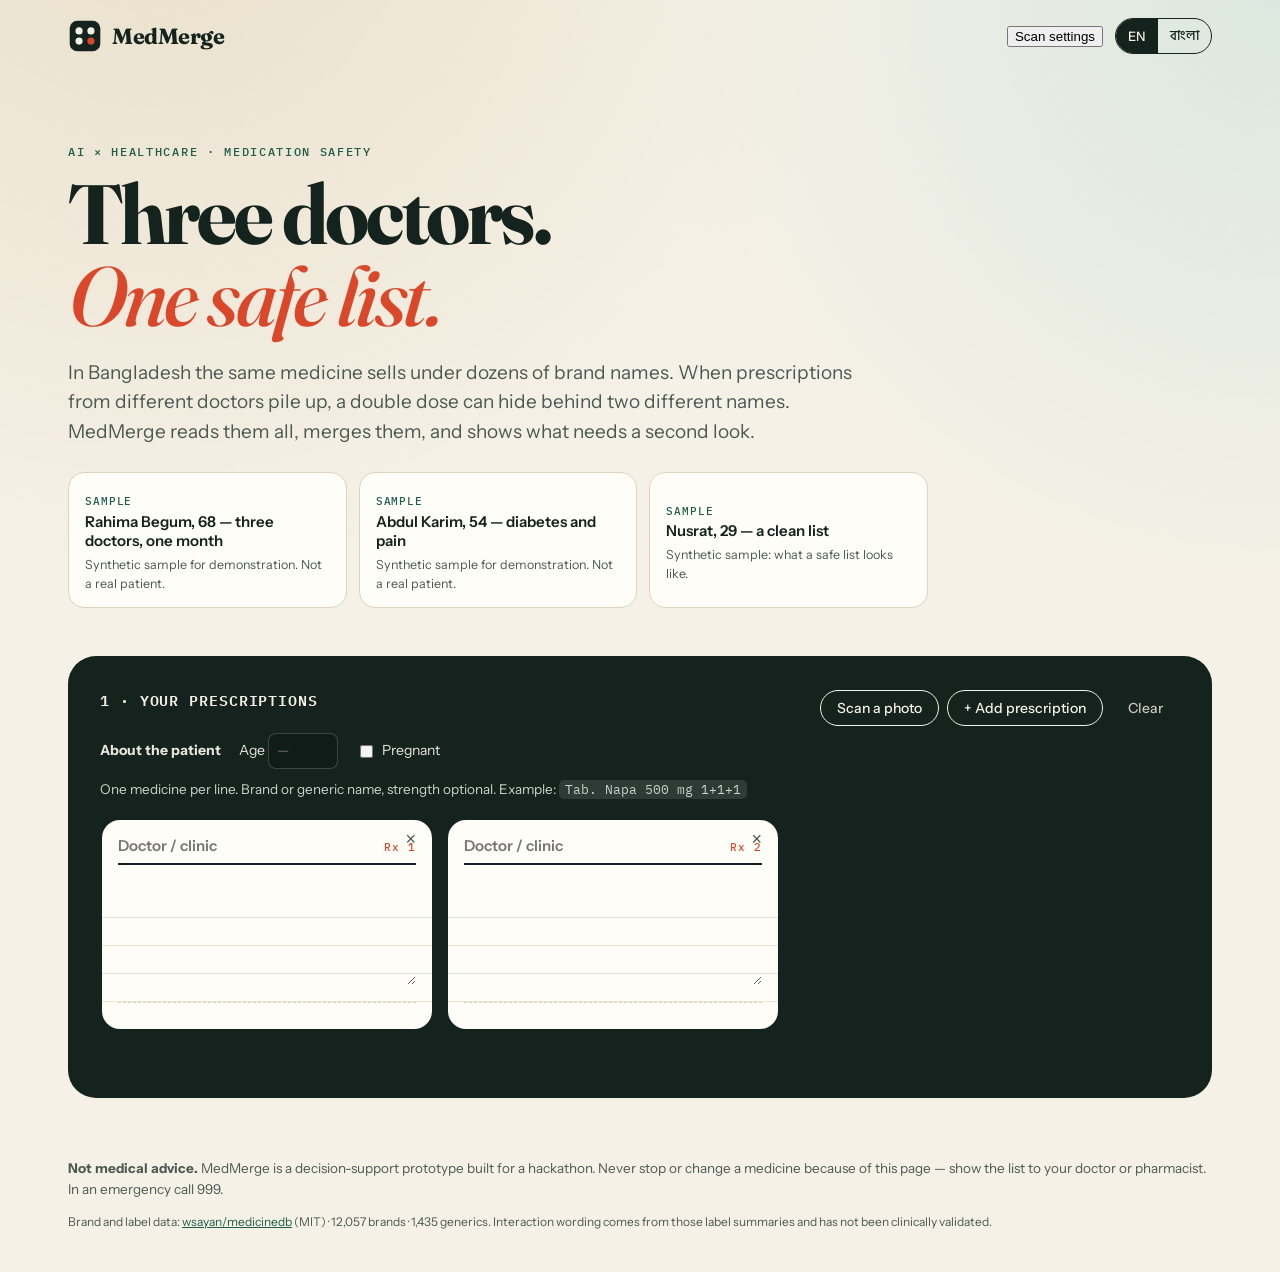
<file: index.html>
<!doctype html>
<html lang="en">
<head>
<meta charset="utf-8">
<meta name="viewport" content="width=device-width, initial-scale=1">
<title>MedMerge — one safe medicine list from every prescription</title>
<meta name="description" content="MedMerge merges prescriptions from different doctors into one list and flags double doses hiding behind different Bangladeshi brand names.">
<link rel="preconnect" href="https://fonts.googleapis.com">
<link rel="preconnect" href="https://fonts.gstatic.com" crossorigin>
<link href="https://fonts.googleapis.com/css2?family=Fraunces:opsz,wght@9..144,500;9..144,700&family=Hind+Siliguri:wght@400;500;600&family=IBM+Plex+Mono:wght@400;500&family=Instrument+Sans:wght@400;500;600&display=swap" rel="stylesheet">
<link rel="icon" href="favicon.svg" type="image/svg+xml">
<link rel="stylesheet" href="style.css">
</head>
<body>
<header class="top">
  <a class="brand" href="#" aria-label="MedMerge">
    <svg viewBox="0 0 40 40" width="34" height="34" aria-hidden="true">
      <rect x="2" y="2" width="36" height="36" rx="9" fill="#14231D"/>
      <circle cx="13" cy="14" r="4.2" fill="#F6F1E7"/><circle cx="27" cy="14" r="4.2" fill="#F6F1E7"/>
      <circle cx="13" cy="26" r="4.2" fill="#F6F1E7"/><circle cx="27" cy="26" r="4.2" fill="#D9482B"/>
    </svg>
    <span>MedMerge</span>
  </a>
  <nav>
    <button class="ghost" id="keyBtn" data-i18n="settings">Scan settings</button>
    <div class="lang" role="group" aria-label="Language">
      <button data-lang="en" class="on">EN</button><button data-lang="bn">বাংলা</button>
    </div>
  </nav>
</header>

<main>
  <section class="hero">
    <p class="eyebrow" data-i18n="eyebrow">AI × Healthcare · Medication safety</p>
    <h1 data-i18n="h1">Three doctors.<br><em>One safe list.</em></h1>
    <p class="lede" data-i18n="lede">In Bangladesh the same medicine sells under dozens of brand names. When prescriptions from different doctors pile up, a double dose can hide behind two different names. MedMerge reads them all, merges them, and shows what needs a second look.</p>
    <div class="samples" id="samples"></div>
  </section>

  <section class="bench" id="bench" aria-live="polite">
    <div class="bench-head">
      <h2 data-i18n="step1">1 · Your prescriptions</h2>
      <div class="actions">
        <label class="btn" for="photo"><span data-i18n="scan">Scan a photo</span></label>
        <input type="file" id="photo" accept="image/*" hidden>
        <button class="btn" id="addRx" data-i18n="addRx">+ Add prescription</button>
        <button class="btn ghost" id="clearAll" data-i18n="clear">Clear</button>
      </div>
    </div>
    <div class="patient"><b id="lblPatient">About the patient</b><label><span id="lblAge">Age</span> <input id="age" type="number" min="0" max="120" placeholder="—"></label><label class="ck"><input id="preg" type="checkbox"> <span id="lblPreg">Pregnant</span></label></div>
    <p class="hint" data-i18n="hint">One medicine per line. Brand or generic name, strength optional. Example: <code>Tab. Napa 500 mg 1+1+1</code></p>
    <div class="rx-lane" id="lane"></div>
    <p class="status" id="scanStatus" role="status"></p>
  </section>

  <section class="result" id="result" hidden>
    <div class="verdict" id="verdict"></div>
    <div id="meter"></div>
    <div class="cols">
      <div>
        <h2 data-i18n="step2">2 · What needs a second look</h2>
        <div id="findings"></div>
      </div>
      <div>
        <h2 data-i18n="step3">3 · Your merged list</h2>
        <div id="merged"></div>
        <div id="sched" class="sched"></div>
        <div id="unknown"></div>
        <div class="doc-q" id="docq"></div>
        <button class="btn" id="share">Copy for WhatsApp</button> <button class="btn" id="listen">Read aloud</button> <button class="btn solid" id="print" data-i18n="print">Save / print this list</button>
      </div>
    </div>
  </section>
</main>

<footer>
  <p data-i18n="disclaimer"><strong>Not medical advice.</strong> MedMerge is a decision-support prototype built for a hackathon. Never stop or change a medicine because of this page — show the list to your doctor or pharmacist. In an emergency call 999.</p>
  <p class="small" id="credit">Brand and label data: <a href="https://github.com/wsayan/medicinedb">wsayan/medicinedb</a> (MIT), compiled from public Bangladeshi drug-index data. Interaction wording comes from those label summaries and has not been clinically validated.</p>
</footer>

<dialog id="keyDlg">
  <form method="dialog">
    <h3 data-i18n="keyTitle">Scan settings</h3>
    <p data-i18n="keyText">Photo scanning uses Google Gemini from your browser. Paste your own API key; it stays on this device and is sent only to Google. No key? Type the names or use a sample.</p>
    <input id="keyInput" type="password" placeholder="Gemini API key" autocomplete="off">
    <menu><button value="cancel" class="btn ghost" data-i18n="cancel">Cancel</button><button value="save" class="btn solid" id="saveKey" data-i18n="save">Save</button></menu>
  </form>
</dialog>
<script type="module" src="app.js"></script>
</body>
</html>
</file>
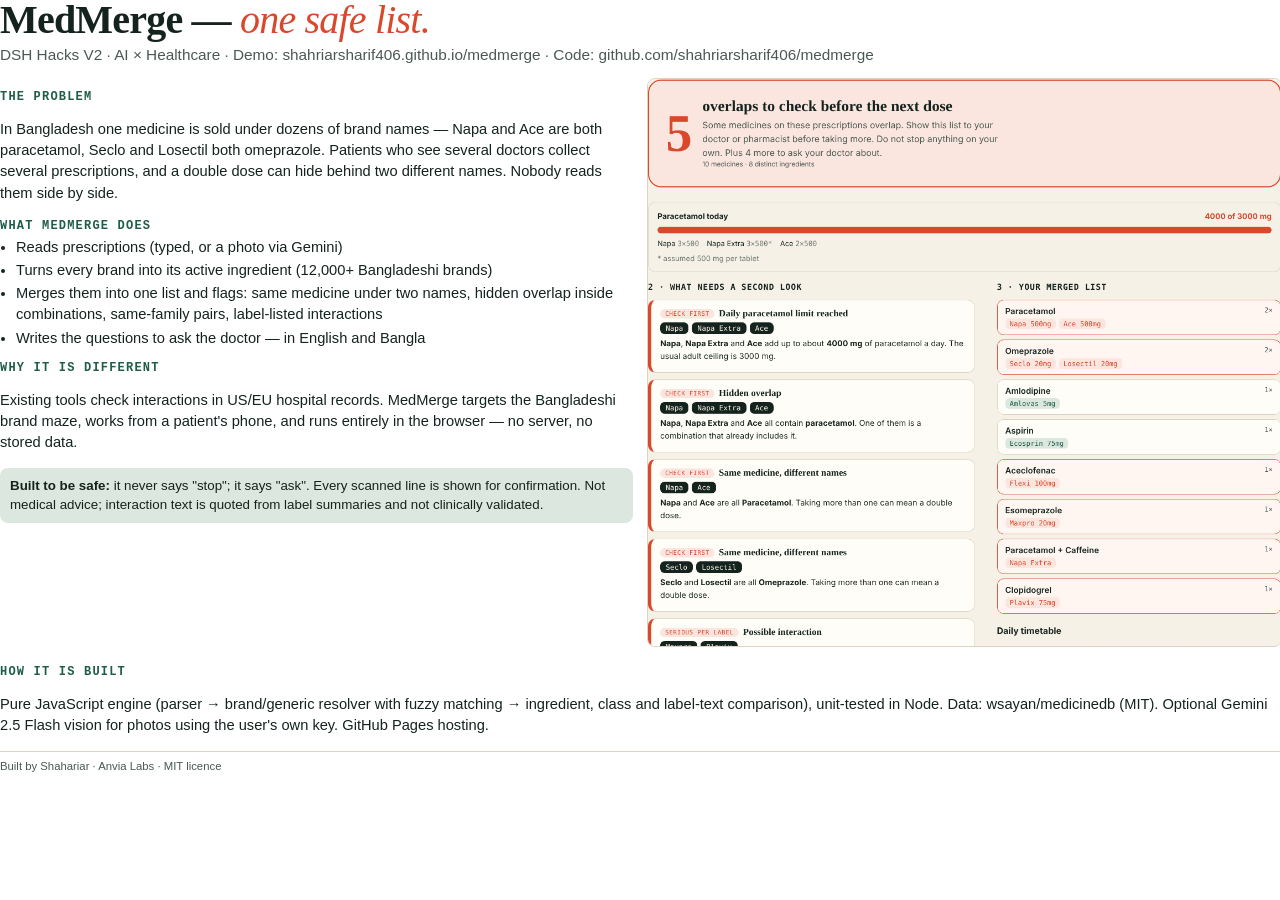
<file: docs/onepager.html>
<!doctype html><html><head><meta charset="utf-8"><style>
@page{size:A4;margin:14mm}
body{font:11pt/1.45 'Instrument Sans','Helvetica',sans-serif;color:#14231D;margin:0}
h1{font:700 30pt/1 Georgia,serif;margin:0 0 4px;letter-spacing:-.02em} h1 em{color:#D9482B;font-weight:400}
.sub{color:#4A5A52;margin:0 0 12px;font-size:11.5pt}
h2{font:600 9pt monospace;letter-spacing:.1em;text-transform:uppercase;color:#1F5C4A;margin:12px 0 4px}
.cols{display:flex;gap:14px} .cols>div{flex:1}
img{width:100%;border:1px solid #DDD3BF;border-radius:8px}
li{margin:2px 0} ul{margin:0;padding-left:16px}
.box{background:#DCE8DF;border-radius:8px;padding:8px 10px;font-size:10pt}
.foot{margin-top:10px;font-size:8.5pt;color:#4A5A52;border-top:1px solid #DDD3BF;padding-top:6px}
</style></head><body>
<h1>MedMerge — <em>one safe list.</em></h1>
<p class="sub">DSH Hacks V2 · AI × Healthcare · Demo: shahriarsharif406.github.io/medmerge · Code: github.com/shahriarsharif406/medmerge</p>
<div class="cols"><div>
<h2>The problem</h2>
<p>In Bangladesh one medicine is sold under dozens of brand names — Napa and Ace are both paracetamol, Seclo and Losectil both omeprazole. Patients who see several doctors collect several prescriptions, and a double dose can hide behind two different names. Nobody reads them side by side.</p>
<h2>What MedMerge does</h2>
<ul><li>Reads prescriptions (typed, or a photo via Gemini)</li>
<li>Turns every brand into its active ingredient (12,000+ Bangladeshi brands)</li>
<li>Merges them into one list and flags: same medicine under two names, hidden overlap inside combinations, same-family pairs, label-listed interactions</li>
<li>Writes the questions to ask the doctor — in English and Bangla</li></ul>
<h2>Why it is different</h2>
<p>Existing tools check interactions in US/EU hospital records. MedMerge targets the Bangladeshi brand maze, works from a patient's phone, and runs entirely in the browser — no server, no stored data.</p>
<div class="box"><b>Built to be safe:</b> it never says "stop"; it says "ask". Every scanned line is shown for confirmation. Not medical advice; interaction text is quoted from label summaries and not clinically validated.</div>
</div><div>
<img src="screenshot-result.png" style="max-height:150mm;object-fit:cover;object-position:top">
</div></div>
<h2>How it is built</h2>
<p>Pure JavaScript engine (parser → brand/generic resolver with fuzzy matching → ingredient, class and label-text comparison), unit-tested in Node. Data: wsayan/medicinedb (MIT). Optional Gemini 2.5 Flash vision for photos using the user's own key. GitHub Pages hosting.</p>
<p class="foot">Built by Shahariar · Anvia Labs · MIT licence</p>
</body></html>
</file>
<file: style.css>
:root{
  --paper:#F6F1E7; --card:#FFFDF8; --ink:#14231D; --ink2:#4A5A52; --green:#1F5C4A; --mint:#DCE8DF;
  --coral:#D9482B; --coral-bg:#FBE6DF; --amber:#B97A0A; --amber-bg:#F8EBCB; --line:#DDD3BF; --ok:#2E7D5B;
  --serif:'Fraunces',Georgia,serif; --sans:'Instrument Sans','Hind Siliguri',system-ui,sans-serif; --mono:'IBM Plex Mono',ui-monospace,monospace;
}
*{box-sizing:border-box}
html{scroll-behavior:smooth}
body{margin:0;background:var(--paper);color:var(--ink);font:16px/1.55 var(--sans);
  background-image:radial-gradient(circle at 12% -10%,#E9E0CB 0,transparent 40%),radial-gradient(circle at 100% 0,#DCE8DF 0,transparent 35%)}
body.bn{font-family:'Hind Siliguri','Instrument Sans',sans-serif}
.top{display:flex;justify-content:space-between;align-items:center;padding:18px clamp(16px,4vw,48px);max-width:1240px;margin:auto}
.brand{display:flex;align-items:center;gap:10px;text-decoration:none;color:var(--ink);font:700 22px var(--serif);letter-spacing:-.02em}
.top nav{display:flex;gap:12px;align-items:center}
.lang{display:flex;border:1px solid var(--ink);border-radius:999px;overflow:hidden}
.lang button{border:0;background:none;padding:6px 12px;font:500 13px var(--sans);cursor:pointer;color:var(--ink)}
.lang button.on{background:var(--ink);color:var(--paper)}
main{max-width:1240px;margin:auto;padding:0 clamp(16px,4vw,48px) 40px}
.hero{padding:clamp(24px,6vw,72px) 0 28px;max-width:860px}
.eyebrow{font:500 12px var(--mono);letter-spacing:.14em;text-transform:uppercase;color:var(--green);margin:0 0 14px}
h1{font:700 clamp(40px,7.5vw,84px)/.98 var(--serif);letter-spacing:-.035em;margin:0 0 20px}
h1 em{font-style:italic;color:var(--coral);font-weight:500}
body.bn h1{font-family:'Hind Siliguri',serif;line-height:1.15;letter-spacing:0}
.lede{font-size:clamp(16px,2vw,19px);color:var(--ink2);max-width:62ch;margin:0 0 26px}
.samples{display:grid;grid-template-columns:repeat(auto-fit,minmax(230px,1fr));gap:12px}
.sample{all:unset;cursor:pointer;background:var(--card);border:1px solid var(--line);border-radius:16px;padding:14px 16px;display:block;transition:.18s}
.sample:hover,.sample:focus-visible{transform:translateY(-3px);border-color:var(--ink);box-shadow:0 10px 24px -14px #14231D88}
.sample b{display:block;font:600 15px/1.3 var(--sans)}
.sample span{display:block;font-size:12.5px;color:var(--ink2);margin-top:4px}
.sample i{font:500 11px var(--mono);color:var(--green);letter-spacing:.08em;text-transform:uppercase;font-style:normal}

h2{font:600 15px var(--mono);letter-spacing:.06em;text-transform:uppercase;margin:0 0 14px;color:var(--ink)}
.bench{background:var(--ink);color:var(--paper);border-radius:28px;padding:clamp(18px,3vw,32px);margin-top:20px}
.bench h2{color:var(--paper)}
.bench-head{display:flex;justify-content:space-between;gap:12px;flex-wrap:wrap;align-items:center}
.actions{display:flex;gap:8px;flex-wrap:wrap}
.btn{font:500 14px var(--sans);border:1px solid currentColor;border-radius:999px;padding:8px 16px;cursor:pointer;background:none;color:inherit;display:inline-block}
.bench .btn{color:var(--paper)}
.btn:hover{background:#ffffff1f}
.btn.ghost{border-color:transparent;opacity:.8}
.top .btn.ghost{color:var(--ink)}
.btn.solid{background:var(--ink);color:var(--paper);border-color:var(--ink)}
.btn.solid:hover{background:var(--green)}
.hint{font-size:13.5px;color:#C9D4CC;margin:10px 0 16px}
code{font:13px var(--mono);background:#ffffff1c;padding:1px 6px;border-radius:5px}
.rx-lane{display:flex;gap:16px;overflow-x:auto;padding:4px 2px 12px;scroll-snap-type:x proximity}
.rx{flex:0 0 min(330px,86vw);background:var(--card);color:var(--ink);border-radius:18px;padding:16px;scroll-snap-align:start;position:relative;
  background-image:repeating-linear-gradient(transparent 0 27px,#E9E1CF 27px 28px);background-position:0 70px;background-repeat:no-repeat}
.rx header{display:flex;justify-content:space-between;align-items:baseline;gap:8px;border-bottom:2px solid var(--ink);padding-bottom:8px;margin-bottom:8px}
.rx .rxn{white-space:nowrap;font:500 11px var(--mono);letter-spacing:.1em;color:var(--coral)}
.rx input.doc{border:0;background:none;font:600 15px var(--sans);width:100%;color:var(--ink);padding:0}
.rx input.doc:focus{outline:2px solid var(--mint)}
.rx textarea{width:100%;min-height:112px;border:0;background:transparent;resize:vertical;font:500 14px/28px var(--mono);color:var(--ink);padding:0}
.rx textarea:focus{outline:2px solid var(--mint);border-radius:4px}
.rx .rm{position:absolute;top:8px;right:10px;border:0;background:none;cursor:pointer;color:var(--ink2);font-size:18px}
.lines{list-style:none;margin:10px 0 0;padding:10px 0 0;border-top:1px dashed var(--line);display:grid;gap:6px;font-size:13px}
.lines li{display:flex;gap:8px;align-items:center;flex-wrap:wrap}
.tag{font:500 11px var(--mono);padding:2px 8px;border-radius:999px;white-space:nowrap}
.tag.ok{background:var(--mint);color:var(--green)}.tag.fz{background:var(--amber-bg);color:var(--amber)}.tag.no{background:var(--coral-bg);color:var(--coral)}
.lines .arrow{color:var(--ink2)}
.status{min-height:1.4em;font-size:13.5px;color:#C9D4CC;margin:6px 0 0}

.result{margin-top:34px}
.verdict{border-radius:24px;padding:clamp(18px,3vw,30px);display:flex;gap:22px;align-items:center;flex-wrap:wrap;margin-bottom:26px}
.verdict.high{background:var(--coral-bg);border:2px solid var(--coral)}
.verdict.medium{background:var(--amber-bg);border:2px solid var(--amber)}
.verdict.ok{background:var(--mint);border:2px solid var(--ok)}
.verdict .big{font:700 clamp(54px,9vw,96px)/.9 var(--serif);letter-spacing:-.04em}
.verdict.high .big{color:var(--coral)}.verdict.medium .big{color:var(--amber)}.verdict.ok .big{color:var(--ok)}
.verdict h3{font:700 clamp(20px,3vw,28px)/1.15 var(--serif);margin:0 0 6px}
body.bn .verdict h3{font-family:'Hind Siliguri',serif}
.verdict p{margin:0;color:var(--ink2);max-width:56ch}
.cols{display:grid;grid-template-columns:1.15fr 1fr;gap:clamp(18px,3vw,40px)}
@media(max-width:900px){.cols{grid-template-columns:1fr}}
.f{background:var(--card);border:1px solid var(--line);border-left:6px solid var(--amber);border-radius:14px;padding:14px 16px;margin-bottom:12px;animation:rise .35s both}
.f.high{border-left-color:var(--coral)}
@keyframes rise{from{opacity:0;transform:translateY(8px)}to{opacity:1;transform:none}}
.f .t{display:flex;gap:8px;align-items:center;flex-wrap:wrap;margin-bottom:6px}
.f .t b{font:700 17px var(--serif)}
body.bn .f .t b{font-family:'Hind Siliguri',serif}
.pill{font:500 11px var(--mono);letter-spacing:.06em;text-transform:uppercase;padding:2px 9px;border-radius:999px;background:var(--coral-bg);color:var(--coral)}
.pill.m{background:var(--amber-bg);color:var(--amber)}
.chips{display:flex;gap:6px;flex-wrap:wrap;margin:6px 0}
.chip{font:500 13px var(--mono);background:var(--ink);color:var(--paper);padding:3px 10px;border-radius:8px}
.f p{margin:4px 0;font-size:14.5px}
.f q{display:block;font-size:13px;color:var(--ink2);border-left:3px solid var(--line);padding-left:10px;margin:8px 0 0;quotes:none}
.m-row{display:grid;grid-template-columns:1fr auto;gap:4px 12px;background:var(--card);border:1px solid var(--line);border-radius:12px;padding:10px 14px;margin-bottom:8px}
.m-row.flag{border-color:var(--coral);background:#FFF6F2}
.m-row b{font:600 15px var(--sans)}
.m-row small{color:var(--ink2);font:400 12.5px var(--mono)}
.m-row .brands{grid-column:1/-1;display:flex;gap:6px;flex-wrap:wrap}
.m-row .brands span{font:500 12.5px var(--mono);background:var(--mint);color:var(--green);padding:2px 8px;border-radius:6px}
.m-row.flag .brands span{background:var(--coral-bg);color:var(--coral)}
.doc-q{background:var(--mint);border-radius:14px;padding:14px 18px;margin:18px 0}
.doc-q h4{margin:0 0 6px;font:600 13px var(--mono);letter-spacing:.06em;text-transform:uppercase;color:var(--green)}
.doc-q ul{margin:0;padding-left:18px;font-size:14.5px}
.unk{background:var(--amber-bg);border-radius:12px;padding:10px 14px;margin-top:10px;font-size:14px}
footer{max-width:1240px;margin:20px auto 40px;padding:0 clamp(16px,4vw,48px);color:var(--ink2);font-size:13.5px}
footer a{color:var(--green)}
.small{font-size:12px}
dialog{border:0;border-radius:18px;padding:24px;max-width:460px;width:92vw;background:var(--card);color:var(--ink)}
dialog::backdrop{background:#14231D99}
dialog input{width:100%;padding:10px 12px;border:1px solid var(--line);border-radius:10px;font:14px var(--mono);margin:8px 0}
dialog menu{display:flex;justify-content:flex-end;gap:8px;padding:0;margin:8px 0 0}
dialog .btn.ghost{color:var(--ink)}
:focus-visible{outline:3px solid var(--coral);outline-offset:2px}
@media print{
  body{background:#fff}.top,.hero,.bench,#print,footer .small{display:none!important}
  .result{margin:0}.f,.m-row{break-inside:avoid}
  .verdict{border-width:1px}
}
@media(prefers-reduced-motion:reduce){*{animation:none!important;transition:none!important}}

.patient{display:flex;gap:18px;align-items:center;flex-wrap:wrap;margin:6px 0 10px;font-size:14px;opacity:.95}
.patient input[type=number]{width:70px;padding:6px 8px;border-radius:8px;border:1px solid #fff3;background:#0003;color:inherit;font:inherit}
.patient .ck{display:flex;gap:6px;align-items:center}
.meter{margin:0 0 18px;padding:14px 16px;border-radius:14px;background:var(--paper,#F6F1E7);color:#14231D;border:1px solid #14231D22}
.meter .mh{display:flex;justify-content:space-between;font-size:14px;margin-bottom:8px}
.meter .bar{height:12px;border-radius:99px;background:#14231D14;overflow:hidden}
.meter .bar i{display:block;height:100%;background:#1F5C4A;border-radius:99px;transition:width .6s}
.meter.near .bar i{background:#D9A12B}.meter.over .bar i{background:#D9482B}.meter.over .mh span{color:#D9482B;font-weight:700}
.mrows{display:flex;flex-wrap:wrap;gap:6px 14px;margin-top:8px;font-size:13px}.mrows em{font-style:normal;opacity:.6;font-family:'IBM Plex Mono',monospace}
.meter small{display:block;margin-top:6px;opacity:.6}
.sched{margin:18px 0}.sched h4{margin:0 0 8px}
.tt{display:grid;grid-template-columns:repeat(3,1fr);gap:8px}
.tt>div{background:#ffffff0d;border:1px solid #fff2;border-radius:12px;padding:10px}
.tt .th{font-weight:700;font-size:13px;margin-bottom:6px;display:flex;gap:6px}.tt p{margin:3px 0;font-size:13px}.tt .none{opacity:.4}
@media print{.patient,#listen{display:none}.tt>div{border-color:#999;background:none}}
</file>
